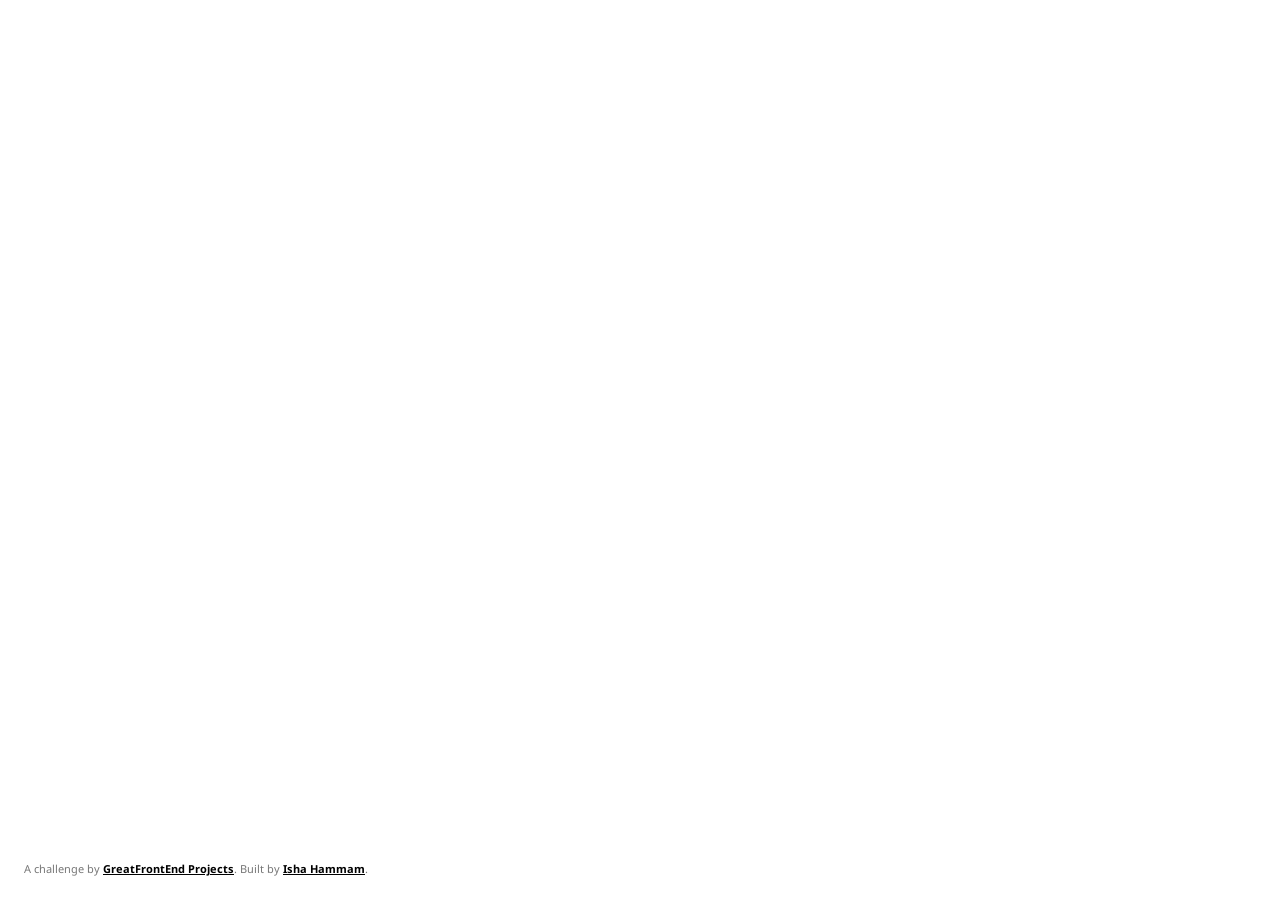
<file: HTML/HTML Basics/__Starter-Files/index.html>
<!DOCTYPE html>
<html lang="en">
<head>
    <meta charset="utf-8"/>
    <meta name="viewport" content="width=device-width, initial-scale=1"/>
    <title>GreatFrontEnd Projects</title>
    <link rel="preconnect" href="https://fonts.googleapis.com"/>
    <link rel="preconnect" href="https://fonts.gstatic.com" crossorigin/>
    <link
            href="https://fonts.googleapis.com/css2?family=Noto+Sans:ital,wght@0,100..900;1,100..900&display=swap"
            rel="stylesheet"
    />
    <link rel="stylesheet" href="css/style.css"/>
    <link rel="icon" href="img/favicon.ico" sizes="any"/>
</head>
<body>

<div class="credits" data-gfe-screenshot-exclude="true">
    A challenge by
    <a
            href="https://www.greatfrontend.com/projects?ref=challenges"
            target="_blank"
    >GreatFrontEnd Projects</a
    >. Built by
    <a
            href="https://www.greatfrontend.com/projects/u/ishahammam"
            target="_blank"
    >Isha Hammam</a
    >.
</div>
</body>
</html>
</file>
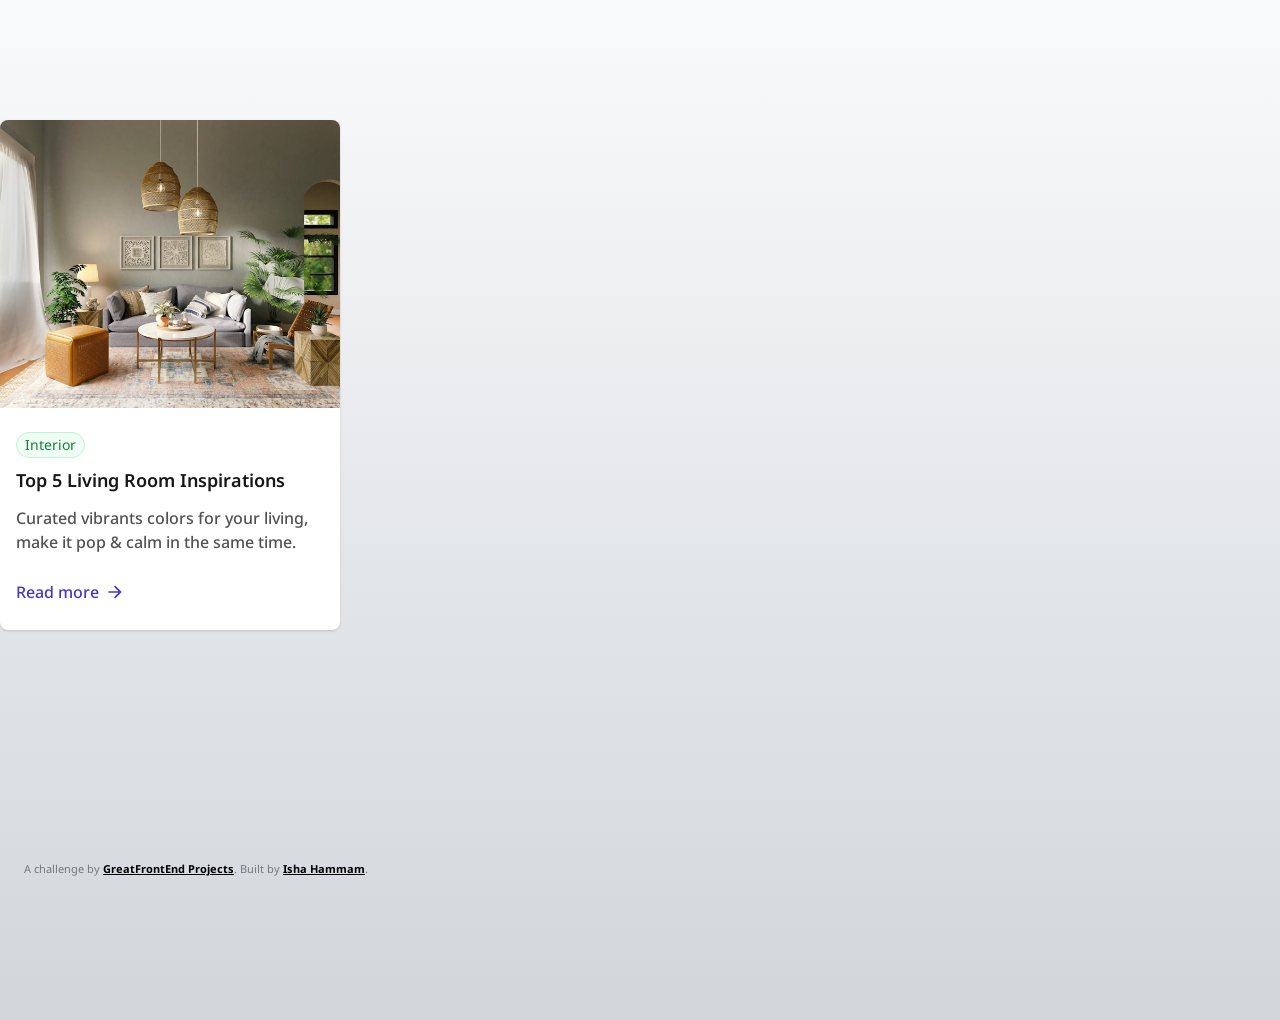
<file: HTML/HTML Basics/Blog Card/index.html>
<!DOCTYPE html>
<html lang="en">
<head>
    <meta charset="utf-8"/>
    <meta name="viewport" content="width=device-width, initial-scale=1"/>
    <title>GreatFrontEnd Projects</title>
    <link rel="preconnect" href="https://fonts.googleapis.com"/>
    <link rel="preconnect" href="https://fonts.gstatic.com" crossorigin/>
    <link
            href="https://fonts.googleapis.com/css2?family=Noto+Sans:ital,wght@0,100..900;1,100..900&display=swap"
            rel="stylesheet"
    />
    <link rel="stylesheet" href="css/style.css"/>
    <link rel="icon" href="img/favicon.ico" sizes="any"/>
</head>
<body>
<!-- Interior
  Top 5 Living Room Inspirations
  Curated vibrants colors for your living, make it pop & calm in the same time.
  Read more -->

<section class="blog-card">
    <div class="blog-card-image">
        <img src="img/blog-img.jpg" alt="blog-image"/>
    </div>
    <div class="blog-card-content">
        <span class="blog-card-tag">Interior</span>
        <h2 class="blog-card-title">Top 5 Living Room Inspirations</h2>
        <p class="blog-card-excerpt">
            Curated vibrants colors for your living, make it pop & calm in the same time.
        </p>
        <a class="blog-card-btn" href="#">
            Read more <img class="btn-right-arrow-line" src="img/arrow-right-line.svg" alt="arrow"/>
        </a>
    </div>
</section>

<div class="credits" data-gfe-screenshot-exclude="true">
    A challenge by
    <a
            href="https://www.greatfrontend.com/projects?ref=challenges"
            target="_blank"
    >GreatFrontEnd Projects</a
    >. Built by
    <a
            href="https://www.greatfrontend.com/projects/u/ishahammam"
            target="_blank"
    >Isha Hammam</a
    >.
</div>
</body>
</html>
</file>
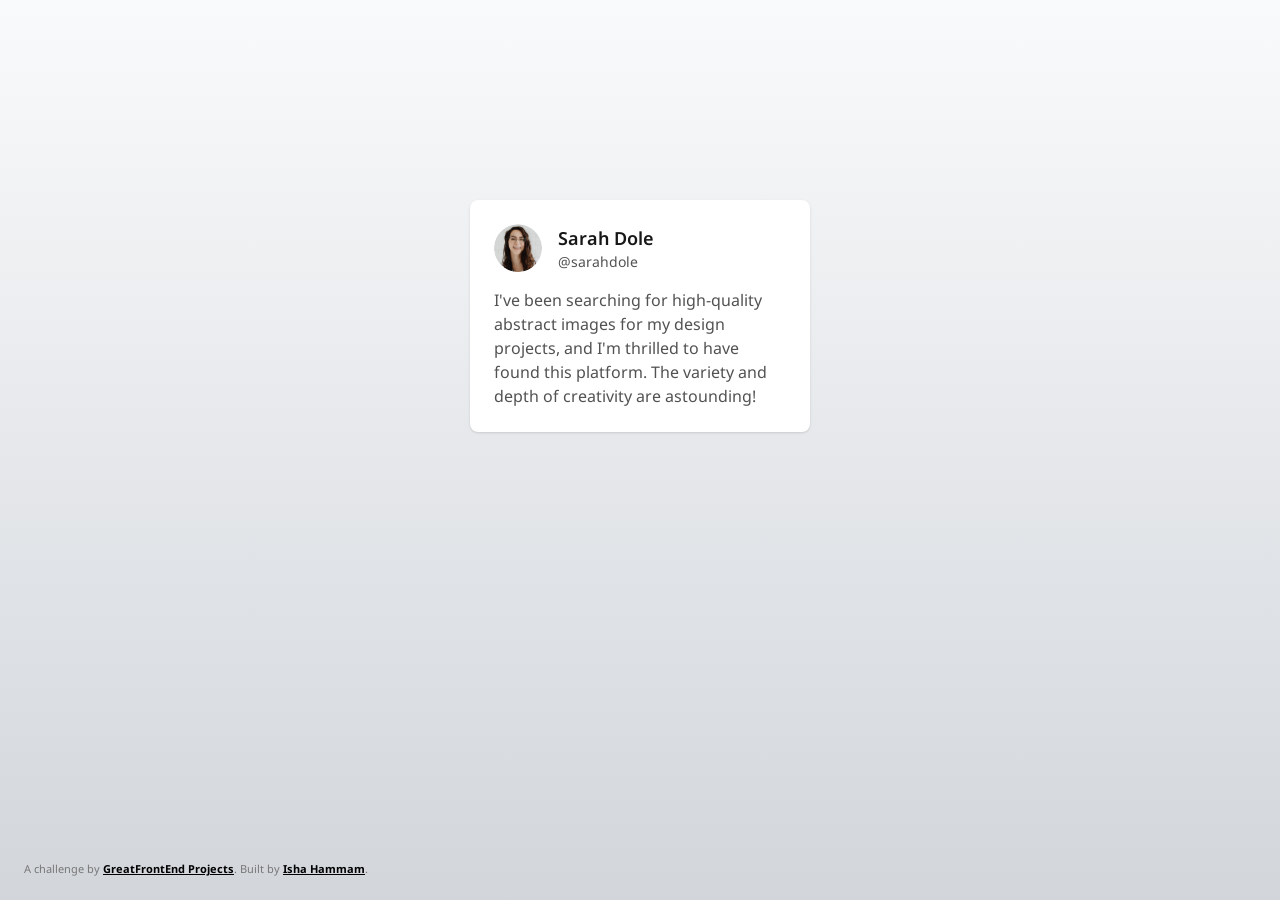
<file: HTML/HTML Basics/Testimonial Card/index.html>
<!DOCTYPE html>
<html lang="en">

<head>
    <meta charset="utf-8"/>
    <meta name="viewport" content="width=device-width, initial-scale=1"/>
    <title>GreatFrontEnd Projects</title>
    <link rel="preconnect" href="https://fonts.googleapis.com"/>
    <link rel="preconnect" href="https://fonts.gstatic.com" crossorigin/>
    <link
            href="https://fonts.googleapis.com/css2?family=Noto+Sans:ital,wght@0,100..900;1,100..900&display=swap"
            rel="stylesheet"
    />
    <link rel="stylesheet" href="css/style.css"/>
    <link rel="icon" href="img/favicon.ico" sizes="any"/>
</head>

<body>

<!-- Sarah Dole
  @sarahdole
  I've been searching for high-quality abstract images for my design projects,
  and I'm thrilled to have found this platform. The variety and depth of creativity are astounding!
-->

<section class="card">
    <div class="card-heading">
        <img class="avatar" src="img/profile-thumbnail.png" alt="profile picture"/>
        <div class="profile-details">
            <p class="name">Sarah Dole</p>
            <p class="username">@sarahdole</p>
        </div>
    </div>
    <p class="testimonial">
        I've been searching for high-quality abstract images for my design projects,
        and I'm thrilled to have found this platform. The variety and depth of creativity are astounding!
    </p>
</section>

<div class="credits" data-gfe-screenshot-exclude="true">
    A challenge by
    <a
            href="https://www.greatfrontend.com/projects?ref=challenges"
            target="_blank"
    >GreatFrontEnd Projects</a
    >. Built by
    <a
            href="https://www.greatfrontend.com/projects/u/ishahammam"
            target="_blank"
    >Isha Hammam</a
    >.
</div>
</body>
</html>
</file>
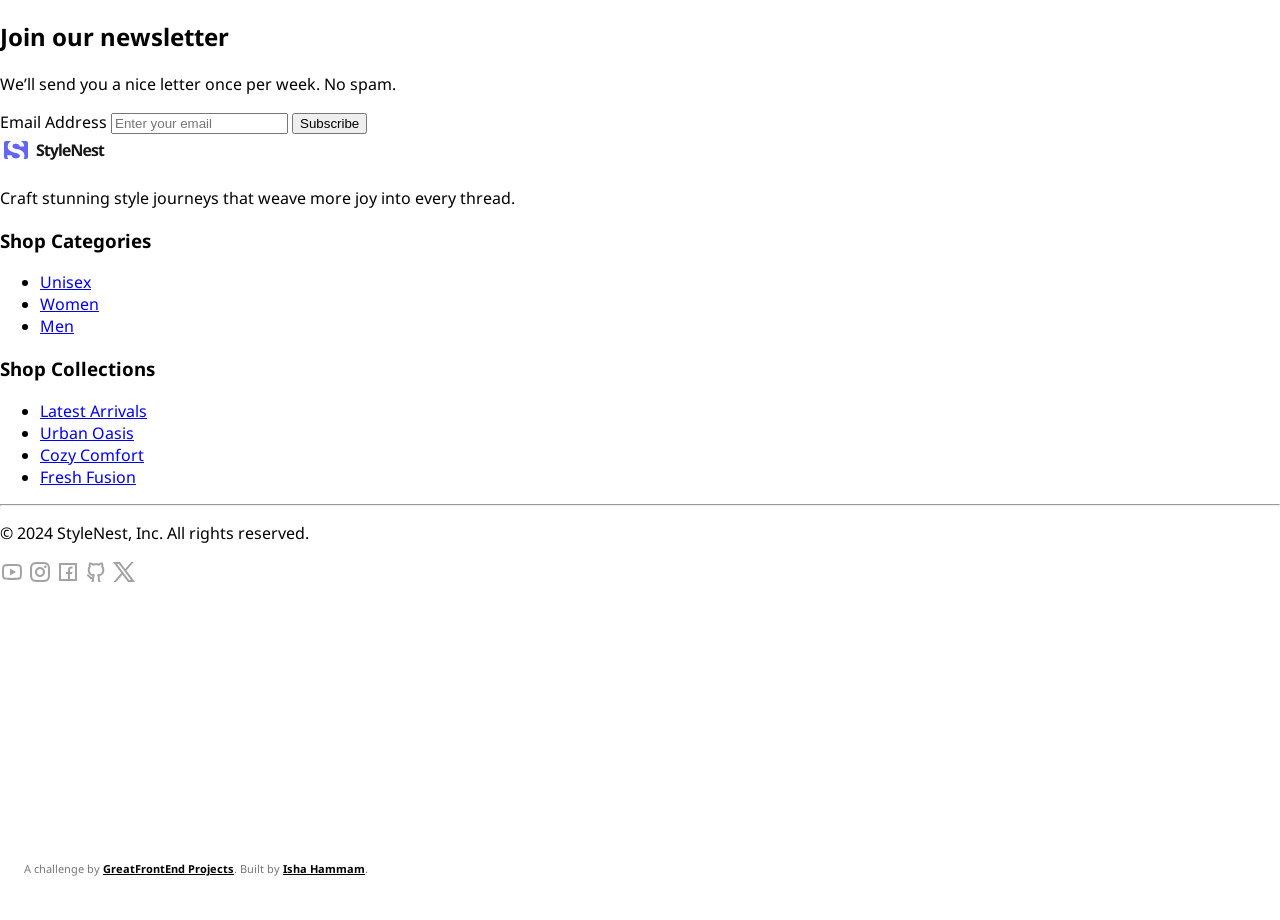
<file: HTML/HTML-Basics/Footer-Component/index.html>
<!DOCTYPE html>
<html lang="en">
<head>
    <meta charset="utf-8"/>
    <meta name="viewport" content="width=device-width, initial-scale=1"/>
    <title>GreatFrontEnd Projects</title>
    <link rel="preconnect" href="https://fonts.googleapis.com"/>
    <link rel="preconnect" href="https://fonts.gstatic.com" crossorigin/>
    <link
            href="https://fonts.googleapis.com/css2?family=Noto+Sans:ital,wght@0,100..900;1,100..900&display=swap"
            rel="stylesheet"
    />
    <link rel="stylesheet" href="css/style.css"/>
    <link rel="icon" href="img/favicon.ico" sizes="any"/>
</head>
<body>

<footer class="footer">
    <section class="newsletter-section">
        <div class="newsletter-container">
            <h2 id="newsletter-heading">Join our newsletter</h2>
            <p>We’ll send you a nice letter once per week. No spam.</p>
        </div>
        <div class="newsletter-form-container">
            <form action="#" class="newsletter-form">
                <label for="newsletter-email">Email Address
                    <input
                            type="email"
                            name="email"
                            id="newsletter-email"
                            autocomplete="email"
                            required
                            placeholder="Enter your email"/>
                </label>
                <button type="submit" class="btn-subscribe">Subscribe</button>
            </form>
        </div>
    </section>

    <section class="main-footer-section">
        <div class="company-branding-container">
            <a href="index.html" class="company-branding"><img src="img/logo.svg" alt="Logo of StyleNest"></a>
            <p>
                Craft stunning style journeys that weave more joy into every thread.
            </p>
        </div>
        <nav class="footer-nav" aria-label="Footer Navigation">
            <div class="shop-categories-container">
                <h3>Shop Categories</h3>
                <ul class="shop-categories">
                    <li><a href="#">Unisex</a></li>
                    <li><a href="#">Women</a></li>
                    <li><a href="#">Men</a></li>
                </ul>
            </div>
            <div class="shop-collections-container">
                <h3>Shop Collections</h3>
                <ul class="shop-collections">
                    <li><a href="#">Latest Arrivals</a></li>
                    <li><a href="#">Urban Oasis</a></li>
                    <li><a href="#">Cozy Comfort</a></li>
                    <li><a href="#">Fresh Fusion</a></li>
                </ul>
            </div>
        </nav>
    </section>

    <section class="copyright-section">
        <hr>
        <div class="copyright-container">
            <p>
                &copy; 2024 StyleNest, Inc. All rights reserved.
            </p>
        </div>
        <div class="social-media-icons-container">
            <a href="#"><img src="img/social-media-icons/youtube-line.svg" alt="Visit StyleNest on YouTube"></a>
            <a href="#"><img src="img/social-media-icons/instagram-line.svg" alt="Visit StyleNest on Instagram"></a>
            <a href="#"><img src="img/social-media-icons/facebook-box-line.svg" alt="Visit StyleNest on Facebook"></a>
            <a href="#"><img src="img/social-media-icons/github-line.svg" alt="Visit StyleNest on GitHub"></a>
            <a href="#"><img src="img/social-media-icons/twitter-x-line.svg" alt="Visit StyleNest on Twitter/X"></a>
        </div>
    </section>
</footer>

<div class="credits" data-gfe-screenshot-exclude="true">
    A challenge by
    <a
            href="https://www.greatfrontend.com/projects?ref=challenges"
            target="_blank"
    >GreatFrontEnd Projects</a
    >. Built by
    <a
            href="https://www.greatfrontend.com/projects/u/ishahammam"
            target="_blank"
    >Isha Hammam</a
    >.
</div>
</body>
</html>
</file>
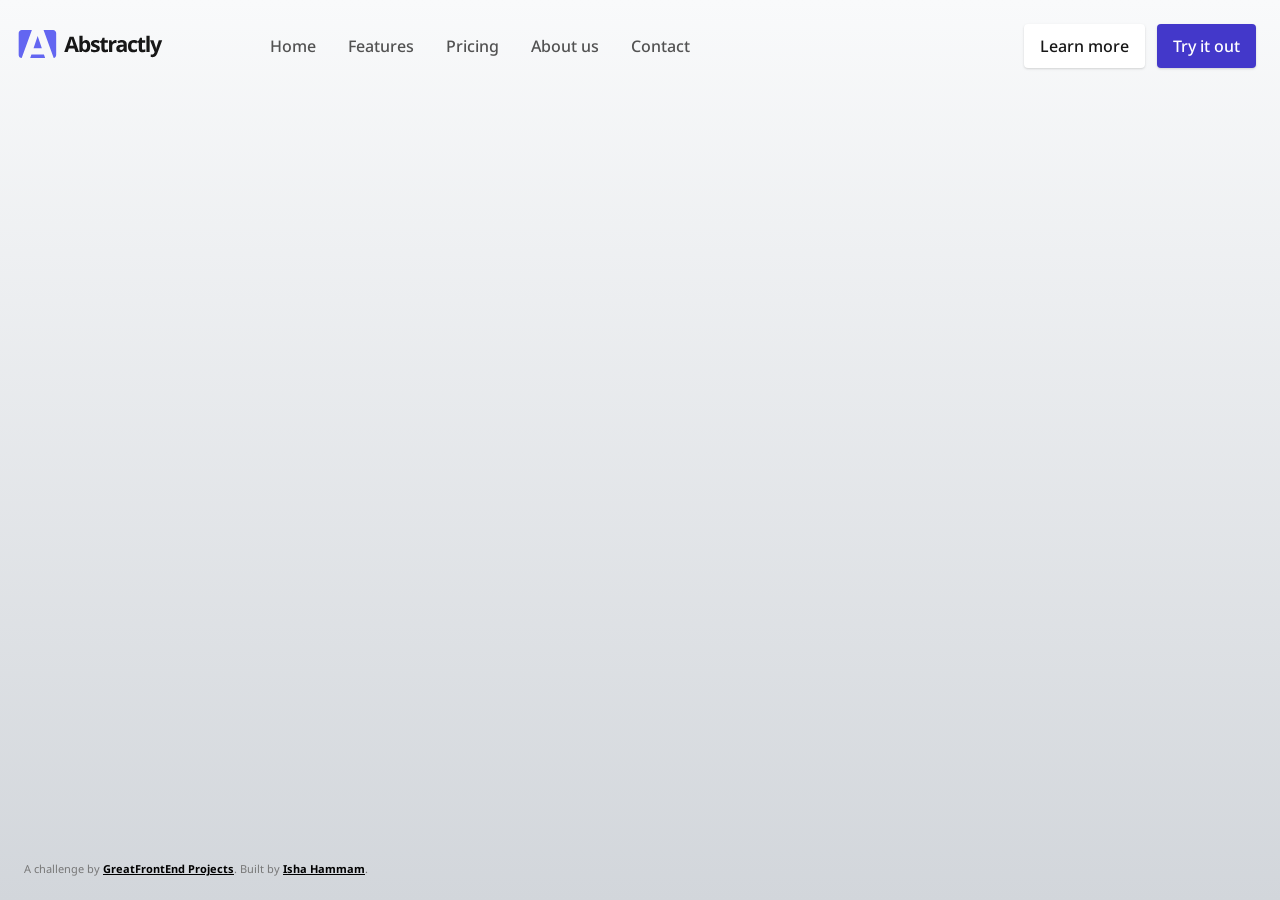
<file: HTML/HTML-Basics/Navbar-Component/index.html>
<!DOCTYPE html>
<html lang="en">
<head>
    <meta charset="utf-8"/>
    <meta name="viewport" content="width=device-width, initial-scale=1"/>
    <title>GreatFrontEnd Projects</title>
    <link rel="preconnect" href="https://fonts.googleapis.com"/>
    <link rel="preconnect" href="https://fonts.gstatic.com" crossorigin/>
    <link
            href="https://fonts.googleapis.com/css2?family=Noto+Sans:ital,wght@0,100..900;1,100..900&display=swap"
            rel="stylesheet"
    />
    <link rel="icon" href="img/favicon.ico" sizes="any"/>

    <!--  CSS  -->
    <link rel="stylesheet" href="css/style.css"/>

    <!--  JS  -->
    <script src="js/script.js" defer></script>
</head>
<body>

<!--  Mobile Menu  -->
<header class="mobile-header" id="mobile-header">
    <section class="mobile-navbar">
        <div class="logo">
            <a href="index.html"><img src="img/logo.svg" alt="logo"/></a>
        </div>
        <div class="menu-icon">
            <img src="img/icon-menu.svg" alt="menu-icon" class="menu-icon" id="menu-icon-hamburger"/>
        </div>
    </section>

    <!-- Backdrop overlay -->
    <div class="menu-overlay" id="menu-overlay"></div>

    <!--  Sliding Menu -->
    <section class="mobile-menu-content" id="sliding-menu">
        <section class="mobile-navbar">
            <div class="logo">
                <a href="index.html"><img src="img/logo.svg" alt="logo"/></a>
            </div>
            <div class="menu-icon">
                <img src="img/icon-menu-x.svg" alt="menu-icon-close" class="menu-icon" id="menu-icon-cross"/>
            </div>
        </section>
        <div class="menu-items">
            <a href="index.html">Home</a>
            <a href="#">Features</a>
            <a href="#">Pricing</a>
            <a href="#">About us</a>
            <a href="#">Contact</a>
        </div>
        <div class="menu-buttons">
            <button class="btn-normal">Learn more</button>
            <button class="btn-highlighted">Try it out</button>
        </div>
    </section>
</header>

<!--  Desktop Menu  -->
<header class="header">
    <section class="header-content">
        <div class="header-logo-and-links">
            <div class="logo">
                <a href="index.html"><img src="img/logo.svg" alt="logo"/></a>
            </div>
            <div class="menu-items">
                <a href="index.html">Home</a>
                <a href="#">Features</a>
                <a href="#">Pricing</a>
                <a href="#">About us</a>
                <a href="#">Contact</a>
            </div>
        </div>
        <div class="menu-buttons">
            <button class="btn-normal">Learn more</button>
            <button class="btn-highlighted">Try it out</button>
        </div>

    </section>
</header>

<!-- Main page content -->
<main class="main">
    <!--  For Future Development Purposes  -->
</main>

<div class="credits" data-gfe-screenshot-exclude="true">
    A challenge by
    <a
            href="https://www.greatfrontend.com/projects?ref=challenges"
            target="_blank"
    >GreatFrontEnd Projects</a
    >. Built by
    <a
            href="https://www.greatfrontend.com/projects/u/ishahammam"
            target="_blank"
    >Isha Hammam</a
    >.
</div>
</body>
</html>
</file>
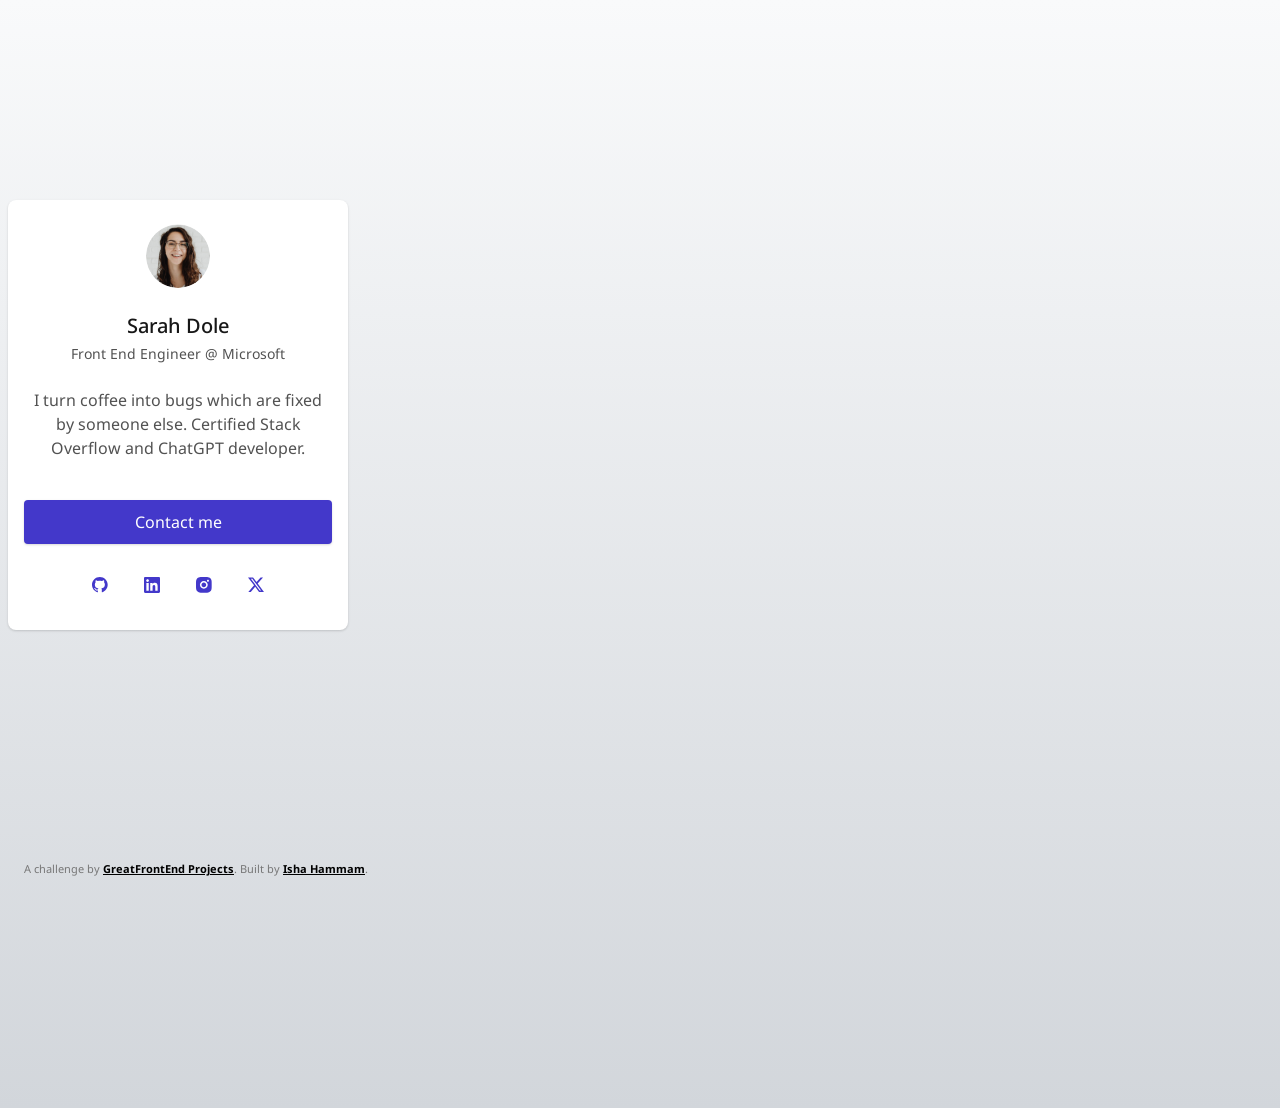
<file: HTML/HTML-Basics/Profile-Card/index.html>
<!DOCTYPE html>
<html lang="en">
<head>
    <meta charset="utf-8"/>
    <meta name="viewport" content="width=device-width, initial-scale=1"/>
    <title>GreatFrontEnd Projects</title>
    <link rel="preconnect" href="https://fonts.googleapis.com"/>
    <link rel="preconnect" href="https://fonts.gstatic.com" crossorigin/>
    <link
            href="https://fonts.googleapis.com/css2?family=Noto+Sans:ital,wght@0,100..900;1,100..900&display=swap"
            rel="stylesheet"
    />
    <link rel="stylesheet" href="css/style.css"/>
    <link rel="icon" href="img/favicon.ico" sizes="any"/>
</head>
<body>

<section class="profile-card">
    <img src="img/profile.png" alt="profile-picture" class="profile-picture"/>
    <h2 class="profile-name">Sarah Dole</h2>
    <p class="profile-title">Front End Engineer @ Microsoft</p>
    <p class="profile-description">
        I turn coffee into bugs which are fixed by someone else. Certified Stack Overflow and ChatGPT developer.
    </p>
    <button class="profile-button">Contact me</button>
    <div class="social-links">
        <a href="#">
            <img src="img/social/btn-github.svg" alt="github-icon" class="social-icons"
                 aria-label="Link to the GitHub profile">
        </a>
        <a href="#">
            <img src="img/social/btn-linkedin.svg" alt="linkedin-icon" class="social-icons"
                 aria-label="Link to the LinkedIn profile">
        </a>
        <a href="#">
            <img src="img/social/btn-instagram.svg" alt="instagram-icon" class="social-icons"
                 aria-label="Link to the Instagram profile">
        </a>
        <a href="#">
            <img src="img/social/btn-x.svg" alt="x-icon" class="social-icons"
                 aria-label="Link to the X profile">
        </a>
    </div>
</section>

<div class="credits" data-gfe-screenshot-exclude="true">
    A challenge by
    <a
            href="https://www.greatfrontend.com/projects?ref=challenges"
            target="_blank"
    >GreatFrontEnd Projects</a
    >. Built by
    <a
            href="https://www.greatfrontend.com/projects/u/ishahammam"
            target="_blank"
    >Isha Hammam</a
    >.
</div>
</body>
</html>
</file>
<file: HTML/HTML Basics/__Starter-Files/css/style.css>
body {
    margin: 0;
    font-family: "Noto Sans", system-ui, -apple-system, BlinkMacSystemFont,
    "Segoe UI", Roboto, Oxygen, Ubuntu, Cantarell, "Open Sans", "Helvetica Neue",
    sans-serif;
    min-height: 100vh;

    -webkit-font-smoothing: antialiased;
    -moz-osx-font-smoothing: grayscale;
    text-rendering: optimizeLegibility;
}

* {
    box-sizing: border-box;
}

.credits {
    color: #777;
    position: fixed;
    bottom: 24px;
    left: 24px;
    font-size: 11px;
    text-align: center;
}

.credits a {
    color: #000;
    font-weight: bold;
}
</file>
<file: HTML/HTML Basics/Blog Card/css/style.css>
body {
    margin: 0;
    font-family: "Noto Sans", system-ui, -apple-system, BlinkMacSystemFont,
    "Segoe UI", Roboto, Oxygen, Ubuntu, Cantarell, "Open Sans", "Helvetica Neue",
    sans-serif;
    min-height: 100vh;

    -webkit-font-smoothing: antialiased;
    -moz-osx-font-smoothing: grayscale;
    text-rendering: optimizeLegibility;

    background-image: linear-gradient(to bottom, #f9fafb, #d2d6db);
    justify-items: center;
}

* {
    box-sizing: border-box;
}

.blog-card {
    margin-top: 120px;
    max-width: 340px;
    display: flex;
    flex-direction: column;
    overflow: hidden;
    background: #FFF;
    border-radius: 8px;
    box-shadow: 0 1px 2px 0 rgb(0 0 0 / 0.06), 0 1px 3px 0 rgb(0 0 0 / 0.10);
}

.blog-card-image img {
    display: block;
    width: 100%;
    height: 288px;
    overflow: hidden;
    object-fit: cover;
    object-position: center;
}

.blog-card-content {
    display: flex;
    flex-direction: column;
    align-items: flex-start;
    padding: 24px 16px;
}

.blog-card-tag {
    font-weight: 400;
    font-size: 14px;
    line-height: 20px;
    text-align: center;
    color: #15803d;
    background-color: #f0fdf4;
    padding: 2px 8px;
    border-radius: 9999px;
    border-width: 1px;
    border-style: solid;
    border-color: #bbf7d0;
    margin-bottom: 8px;
}

.blog-card-title {
    margin: 0 0 12px 0;
    font-weight: 600;
    font-size: 18px;
    line-height: 28px;
    color: #171717;
}

.blog-card-excerpt {
    margin: 0 0 24px 0;
    font-weight: 500;
    font-size: 16px;
    line-height: 24px;
    color: #525252;
}

.blog-card-btn {
    font-weight: 500;
    font-size: 16px;
    line-height: 24px;
    color: #4338ca;
    background-color: #FFFFFF;
    border: none;
    margin: 0;
    padding: 2px 0;
    text-decoration: none;
    display: flex;
    align-items: center;
    gap: 6px;
}

.credits {
    color: #777;
    position: fixed;
    bottom: 24px;
    left: 24px;
    font-size: 11px;
    text-align: center;
}

.credits a {
    color: #000;
    font-weight: bold;
}
</file>
<file: HTML/HTML Basics/Testimonial Card/css/style.css>
body {
    margin: 0;
    font-family: "Noto Sans", sans-serif;
    min-height: 100vh;

    -webkit-font-smoothing: antialiased;
    -moz-osx-font-smoothing: grayscale;
    text-rendering: optimizeLegibility;

    background-image: linear-gradient(to bottom, #f9fafb, #d2d6db);
    display: flex;
    flex-direction: column;
    align-items: center;
}

* {
    box-sizing: border-box;
}

.card {
    background: #FFF;
    border-radius: 8px;
    border: none;
    padding: 24px;
    margin-top: 200px;
    width: 100%;
    max-width: 340px;
    height: auto;
    box-shadow: 0 1px 2px -1px rgb(0 0 0 / 0.10), 0 1px 3px 0 rgb(0 0 0 / 0.10);
}

.card-heading {
    display: flex;
    align-items: center;
    gap: 16px;
    margin-bottom: 16px;
}

.avatar {
    width: 48px;
    height: 48px;
    border-radius: 50%;
    flex-shrink: 0;
}

.profile-details p {
    margin: 0;
}

.name {
    font-size: 18px;
    line-height: 28px;
    font-weight: 600;
    color: #171717;
}

.username {
    font-size: 14px;
    line-height: 20px;
    color: #525252;
}

.testimonial {
    margin: 0;
    font-size: 16px;
    line-height: 24px;
    font-weight: 400;
    color: #525252;
}

.credits {
    color: #777;
    position: fixed;
    bottom: 24px;
    left: 24px;
    font-size: 11px;
    text-align: center;
}

.credits a {
    color: #000;
    font-weight: bold;
}

/* --------- MEDIA QUERIES --------- */
@media (max-width: 320px) {
    .card {
        max-width: 300px;
        height: auto;
        padding: 28px;
    }

    .profile-details p {
        line-height: 1.25;
    }
}
</file>
<file: HTML/HTML-Basics/Footer-Component/css/style.css>
body {
    font-family: "Noto Sans", sans-serif;
    min-height: 100vh;
    -webkit-font-smoothing: antialiased;
    -moz-osx-font-smoothing: grayscale;
    text-rendering: optimizeLegibility;
    margin: 0;
}

* {
    box-sizing: border-box;
}

:root {
    --primary-text: #171717;
    --secondary-text: #525252;
    --brand-color: #4338ca;
    --error-color: #dc2626;
}

.credits {
    color: #777;
    position: fixed;
    bottom: 24px;
    left: 24px;
    font-size: 11px;
    text-align: center;
}

.credits a {
    color: #000;
    font-weight: bold;
}

/*  ------------------------------ MOBILE LAYOUT (375px)  ------------------------------ */

@media (max-width: 375px) {
    body {
        padding: 16px;
        align-content: center;
    }

    footer {
        padding-block: 96px;
        display: flex;
        flex-direction: column;
        align-content: center;
        justify-content: center;
        align-items: center;
    }
}

/*  ------------------------------ TABLET LAYOUT (768px)  ------------------------------ */
/*  ------------------------------ DESKTOP LAYOUT (1024px)  ------------------------------ */
</file>
<file: HTML/HTML-Basics/Navbar-Component/css/style.css>
/*
================================================
STARTER STYLES
================================================
*/

body {
    font-family: "Noto Sans", sans-serif;
    min-height: 100vh;
    -webkit-font-smoothing: antialiased;
    -moz-osx-font-smoothing: grayscale;
    text-rendering: optimizeLegibility;
    margin: 0;
    padding: 16px;
    background-image: linear-gradient(to bottom, #f9fafb, #d2d6db);
}

* {
    box-sizing: border-box;
}

.credits {
    color: #777;
    position: fixed;
    bottom: 24px;
    left: 24px;
    font-size: 11px;
    text-align: center;
}

.credits a {
    color: #000;
    font-weight: bold;
}

/*
=======================================================
MOBILE & TABLET LAYOUT (320px — 1024px) [DEFAULT]
=======================================================
*/

.mobile-navbar {
    padding: 18px 0;
    display: flex;
    flex-direction: row;
    justify-content: space-between;
    align-items: center;
}

.logo img {
    width: 112px;
    height: 32px;
}

.menu-icon {
    color: #171717;
    width: 16px;
    height: 16px;
}

.menu-overlay {
    background-color: rgba(0, 0, 0, 0.45);
    position: fixed;
    top: 0;
    bottom: 0;
    left: 0;
    width: 100%;
    z-index: -100;
    visibility: hidden;
}

.mobile-menu-content {
    visibility: hidden;
    background-color: #ffffff;
    display: flex;
    flex-direction: column;
    z-index: 101;
    position: fixed;
    top: 0;
    bottom: 0;
    left: 0;
    width: 90%;
    padding: 16px;
}

.menu-items {
    display: flex;
    flex-direction: column;
    gap: 8px;
    padding: 8px;
}

.menu-items a {
    text-decoration: none;
    font-weight: 400;
    font-size: 14px;
    line-height: 20px;
    color: #171717;
    padding: 8px 0;
}

.menu-buttons {
    margin-top: auto;
    display: flex;
    flex-direction: column;
    gap: 8px;
    align-items: stretch;
    padding: 8px;
}

.btn-normal {
    font-family: "Noto Sans", serif;
    font-weight: 500;
    font-size: 16px;
    line-height: 24px;
    color: #171717;
    background-color: #ffffff;
    padding: 10px 16px;
    border-radius: 4px;
    border-style: none;
    border-color: #e5e5e5;
    box-shadow: 0 1px 2px 0 rgb(0 0 0 / 0.06), 0 1px 3px 0 rgb(0 0 0 / 0.10);
}

.btn-highlighted {
    font-family: "Noto Sans", serif;
    font-weight: 500;
    font-size: 16px;
    line-height: 24px;
    color: #ffffff;
    background-color: #4338ca;
    padding: 10px 16px;
    border-radius: 4px;
    border-style: none;
    box-shadow: 0 1px 2px 0 rgb(0 0 0 / 0.06), 0 1px 3px 0 rgb(0 0 0 / 0.10);
}

/*
=======================================================
LAPTOP & DESKTOP LAYOUT (MORE THAN 1024px)
=======================================================
*/

.mobile-header {
    display: block;
}

.header {
    display: none;
}

@media (min-width: 1025px) {
    .mobile-header {
        display: none;
    }

    .header {
        display: block;
    }

    body {
        max-width: 1280px;
        margin: 0 auto;
    }

    .header-content {
        display: flex;
        flex-direction: row;
        justify-content: space-between;
        align-items: center;
        height: auto;
    }

    .header-logo-and-links {
        display: flex;
        flex-direction: row;
        align-items: center;
        justify-content: center;
        margin: 0;
    }

    .logo img {
        width: 150px;
        height: 48px;
    }

    .menu-items {
        display: flex;
        flex-direction: row;
        gap: 32px;
        margin-left: 96px;
    }

    .menu-items a {
        font-weight: 500;
        font-size: 16px;
        line-height: 24px;
        color: #525252;
    }

    .menu-buttons {
        display: flex;
        flex-direction: row;
        gap: 12px;
        margin: 0;
    }
}
</file>
<file: HTML/HTML-Basics/Profile-Card/css/style.css>
body {
    font-family: "Noto Sans", system-ui, -apple-system, BlinkMacSystemFont,
    "Segoe UI", Roboto, Oxygen, Ubuntu, Cantarell, "Open Sans", "Helvetica Neue",
    sans-serif;
    min-height: 100vh;

    -webkit-font-smoothing: antialiased;
    -moz-osx-font-smoothing: grayscale;
    text-rendering: optimizeLegibility;

    background-image: linear-gradient(to bottom, #f9fafb, #d2d6db);
    margin-top: 200px;
    justify-items: center;
}

* {
    box-sizing: border-box;
}

.profile-card {
    display: flex;
    flex-direction: column;
    align-items: center;
    width: 340px;
    background: #FFFFFF;
    border-radius: 8px;
    padding: 24px 16px;
    box-shadow: 0 1px 2px 0 rgb(0 0 0 / 0.06), 0 1px 3px 0 rgb(0 0 0 / 0.10);
}

.profile-picture {
    width: 64px;
    height: 64px;
    border-radius: 100%;
    object-fit: cover;
    margin: 0 0 24px 0;
}

.profile-name {
    font-size: 20px;
    line-height: 28px;
    font-weight: 500;
    color: #171717;
    text-align: center;
    margin: 0 0 4px 0;
}

.profile-title {
    font-weight: 400;
    font-size: 14px;
    line-height: 20px;
    color: #525252;
    text-align: center;
    margin: 0 0 8px 0;
}

.profile-description {
    font-weight: 400;
    font-size: 16px;
    line-height: 24px;
    color: #525252;
    text-align: center;
}

.profile-button {
    padding: 10px 16px;
    width: 100%;
    font-family: "Noto Sans", serif;
    font-size: 16px;
    line-height: 24px;
    font-weight: 400;
    border: none;
    border-radius: 4px;
    color: #FFFFFF;
    background: #4338ca;
    margin: 24px 0;
    box-shadow: 0 1px 2px 0 rgb(0 0 0 / 0.06), 0 1px 3px 0 rgb(0 0 0 / 0.10);
}

.social-links {
    display: flex;
    flex-direction: row;
    align-items: center;
    justify-content: center;
    width: 100%;
    gap: 36px;
    padding: 8px 0;
}

.social-links img {
    width: 16px;
    height: 16px;
    margin: 0;
    padding: 0;
}

.credits {
    color: #777;
    position: fixed;
    bottom: 24px;
    left: 24px;
    font-size: 11px;
    text-align: center;
}

.credits a {
    color: #000;
    font-weight: bold;
}
</file>
